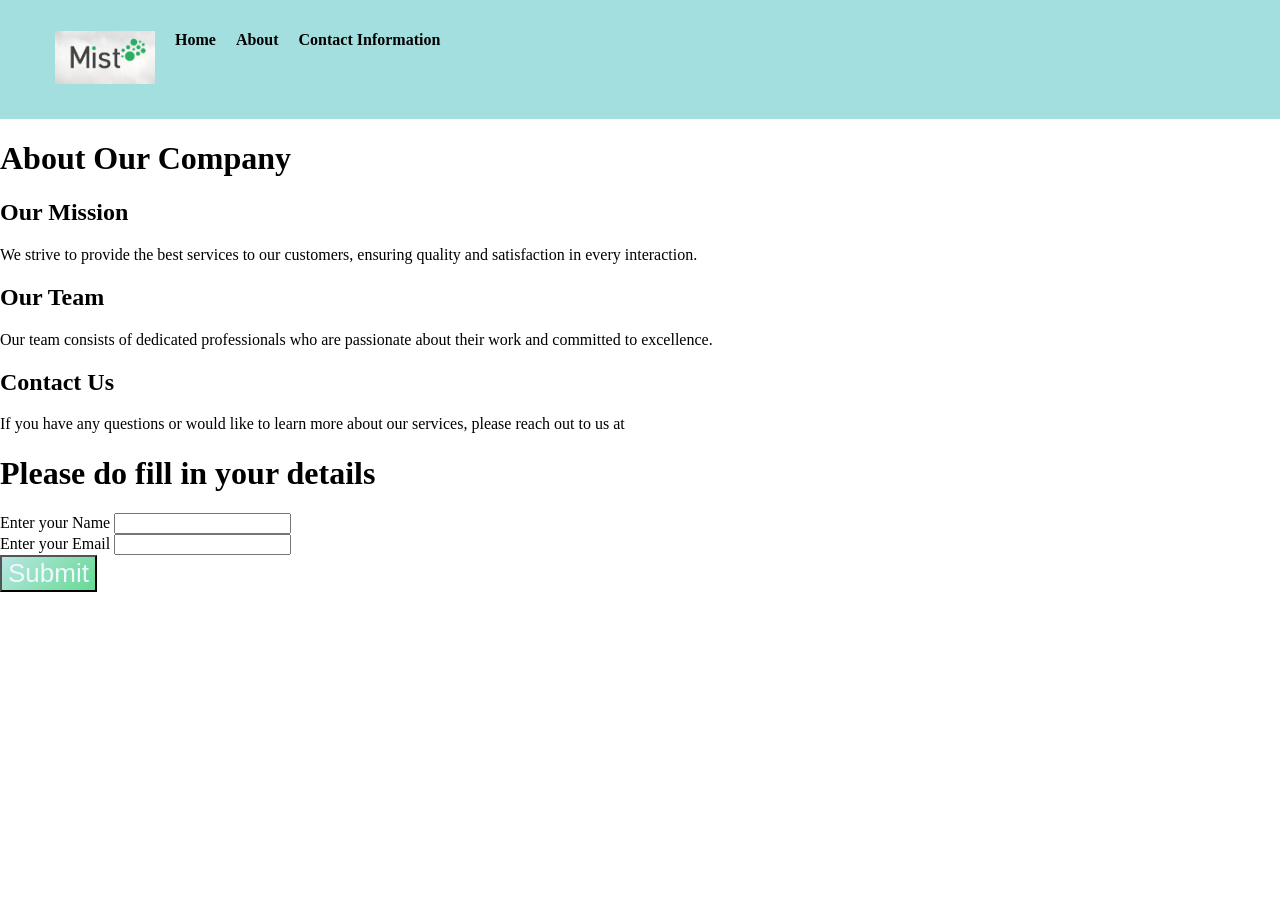
<file: index.html>
<!DOCTYPE html>
<!-- Chraeten experiments-->
<html lang="en">
<head>
    <meta charset="UTF-8">
    <meta name="viewport" content="width=device-width, initial-scale=1.0">
    <title>Document</title>
    <link rel="stylesheet" href="style.css">
</head>
<body>
    
    <nav class="navbar" >
        <ul class="nav-links">
            <li>
                <img src = "images/lorem.png" width="100">
            </li>
            <li>
                <span class="nav-attributes">Home</span>
            </li>
            <li>
                <span class="nav-attributes">About</span>
            </li>
            <li>
                <span class="nav-attributes">Contact Information</span>
            </li>
        </ul>
    </nav>

                <h1>About Our Company</h1>
        
        
            <section>
                <h2>Our Mission</h2>
                <p>We strive to provide the best services to our customers, ensuring quality and satisfaction in every interaction.</p>
            </section>
            <section>
                <h2>Our Team</h2>
                <p>Our team consists of dedicated professionals who are passionate about their work and committed to excellence.</p>
            </section>
            <section>  
                <h2>Contact Us</h2>
                <p>If you have any questions or would like to learn more about our services, please reach out to us at
                
                </section>   

                    <h1>
        Please do fill in your details
    </h1>
    <form action="" method="get" class="contactform">

        <label for="sname"> Enter your Name </label>
        <input type="text" name="sname" id="sname">
    <br>  
        <label for="email"> Enter your Email </label>
        <input type="email" name="email" id="email">
    <br>
        <button class="submit""> 
            Submit
        </button>
    </form>
</body>
</html>
</file>
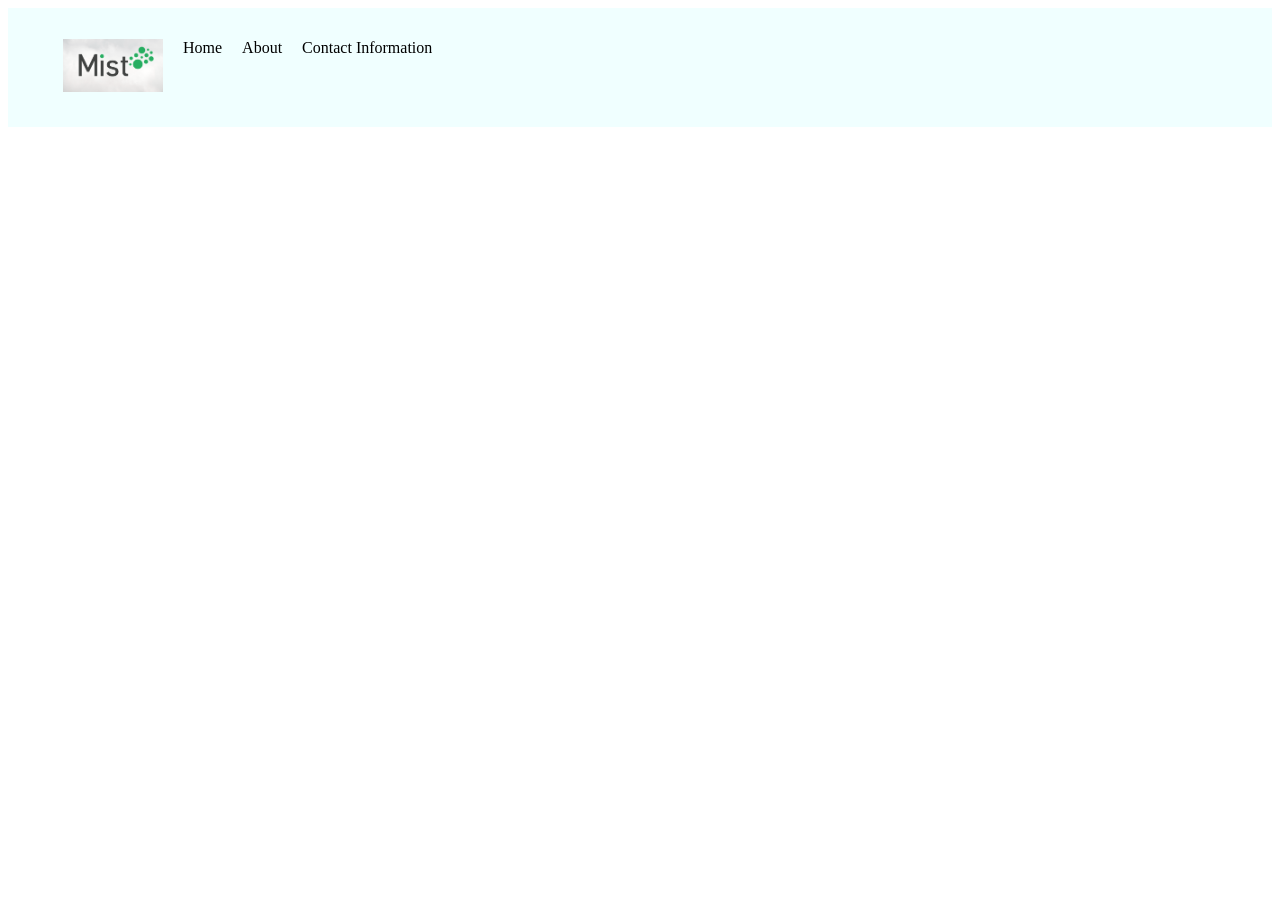
<file: Archive/index.html>
<!DOCTYPE html>
<!-- Chraeten experiments-->
<html lang="en">
<head>
    <meta charset="UTF-8">
    <meta name="viewport" content="width=device-width, initial-scale=1.0">
    <title>Document</title>
    <link rel="stylesheet" href="style.css">
</head>
<body>
    <nav class="navbar">
        <ul class="nav-links">
            <li>
                <img src = "images/lorem.png" width="100">
            </li>
            <li>
                Home
            </li>
            <li>
                About
            </li>
            <li>
                Contact Information
            </li>
        </ul>
    </nav>
</body>
</html>
</file>
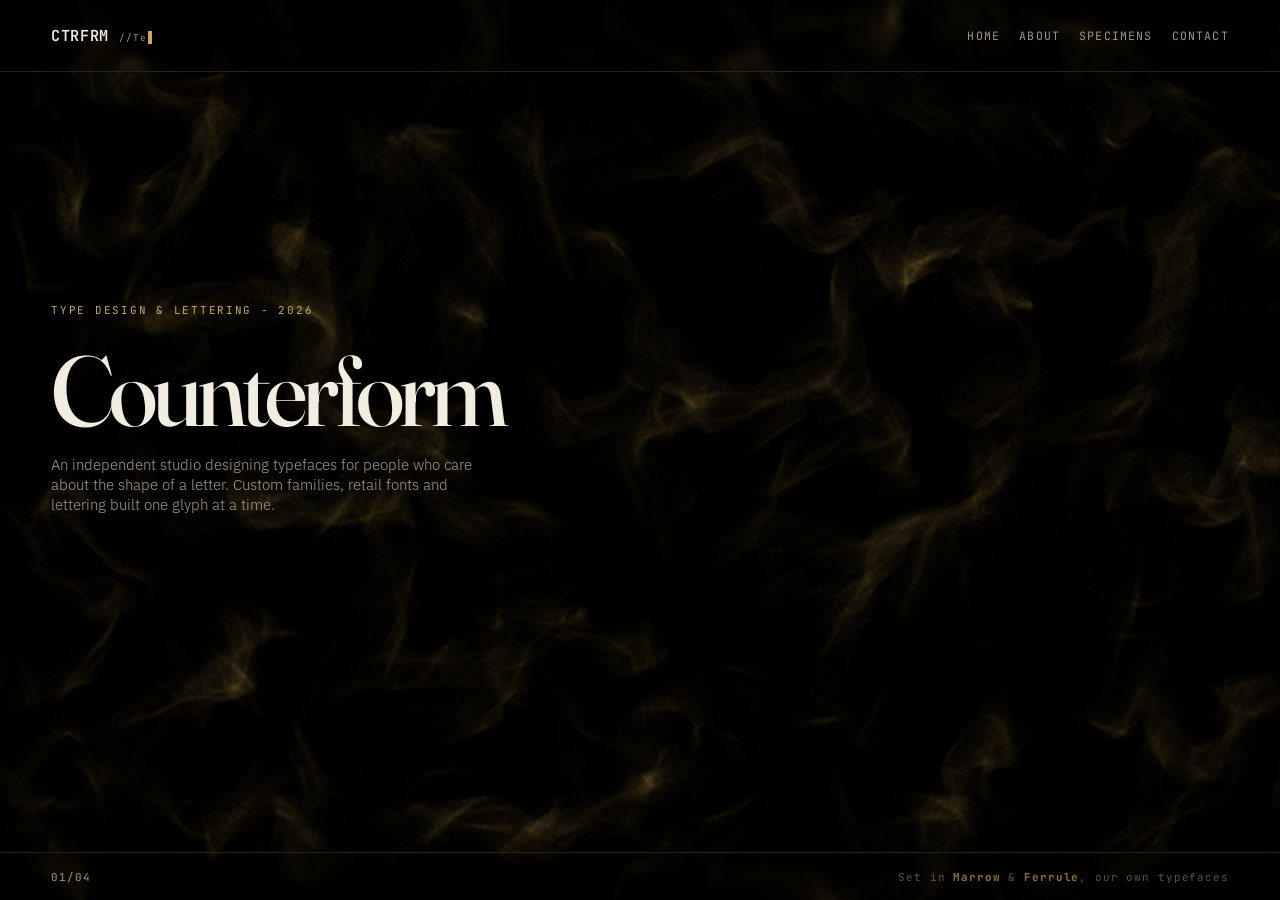
<file: counterform/index.html>
<!DOCTYPE html>
<html lang="en">
    <head>
        <meta charset="UTF-8">
        <meta name="viewport" content="width=device-width, initial-scale=1.0">
        <title>Counterform - Independent Type Studio</title>

        <link rel="stylesheet" href="css/style.css">
          <link rel="stylesheet" href="css/transition.css">

        <link rel="preconnect" href="https://fonts.googleapis.com">
        <link rel="preconnect" href="https://fonts.gstatic.com" crossorigin>
        <link href="https://fonts.googleapis.com/css2?family=Fraunces:ital,opsz,wght,SOFT,WONK@0,9..144,100..900,0..100,0..1;1,9..144,100..900,0..100,0..1&family=IBM+Plex+Sans:ital,wdth,wght@0,75..100,100..700;1,75..100,100..700&family=JetBrains+Mono:ital,wght@0,100..800;1,100..800&display=swap" rel="stylesheet">
    </head>
    <body>
        <div class="page">
            <header class="header">
                <a class="header__wordmark" href="index.html">CTRFRM <span class="header__wordmark-full" id="type-writer">//</span></a>
                <nav class="header__navbar">
                    <a class="header__navbar-link" href="index.html">HOME</a>
                    <a class="header__navbar-link" href="about.html">ABOUT</a>
                    <a class="header__navbar-link" href="specimens.html">SPECIMENS</a>
                    <a class="header__navbar-link" href="contact.html">CONTACT</a>
                </nav>
            </header>

            <main class="page__content">
                <section class="section" id="section-hero">
                    <div class="hero">
                        <p class="eyebrow">TYPE DESIGN &amp; LETTERING - 2026</p>

                        <h1 class="hero__title">Counterform</h1>
                        <p class="hero__tagline">An independent studio designing typefaces for people who care about the shape of a letter. Custom families, retail fonts and lettering built one glyph at a time.</p>
                    </div>
                </section>
            </main>

            <footer class="footer">
                <span class="footer__index">01/04</span>
                <span class="footer__credit">Set in <b>Marrow</b> &amp; <b>Ferrule</b>, our own typefaces</span>
            </footer>
        </div>

        <canvas id="canvas"></canvas>

        <script src="js/main.js"></script>
        <script src="js/background.js"></script>
    </body>
</html>
</file>
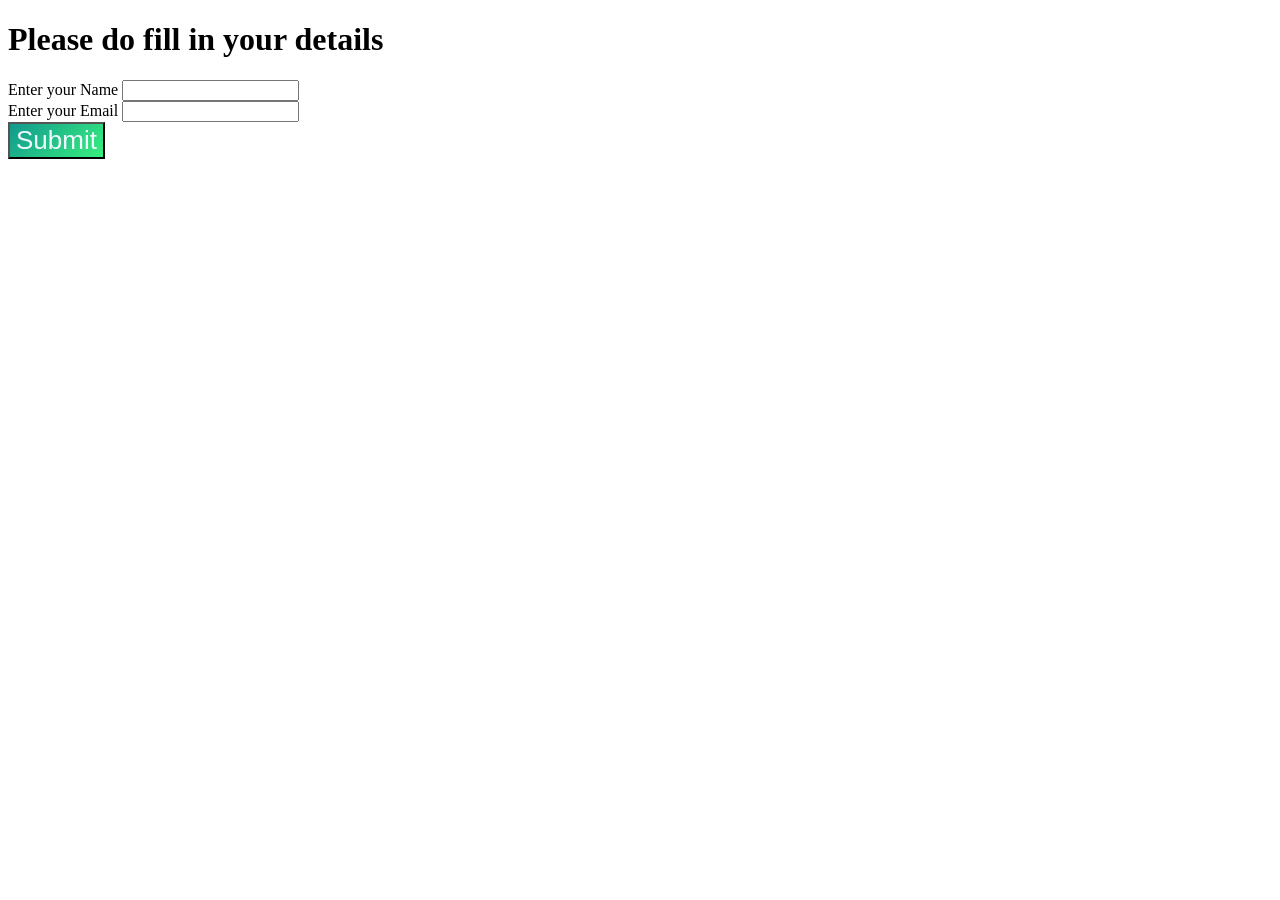
<file: form.html>
<!DOCTYPE html>
<html lang="en">
<head>
    <meta charset="UTF-8">
    <meta name="viewport" content="width=device-width, initial-scale=1.0">
    <title>Document</title>
    <link rel="stylesheet" href="forms.css">
</head>
<body>
    <h1>
        Please do fill in your details
    </h1>
    <form action="" method="get" class="contactform">

        <label for="sname"> Enter your Name </label>
        <input type="text" name="sname" id="sname">
    <br>  
        <label for="email"> Enter your Email </label>
        <input type="email" name="email" id="email">
    <br>
        <button class="submit""> 
            Submit
        </button>
    </form>
</body>
</html>
</file>
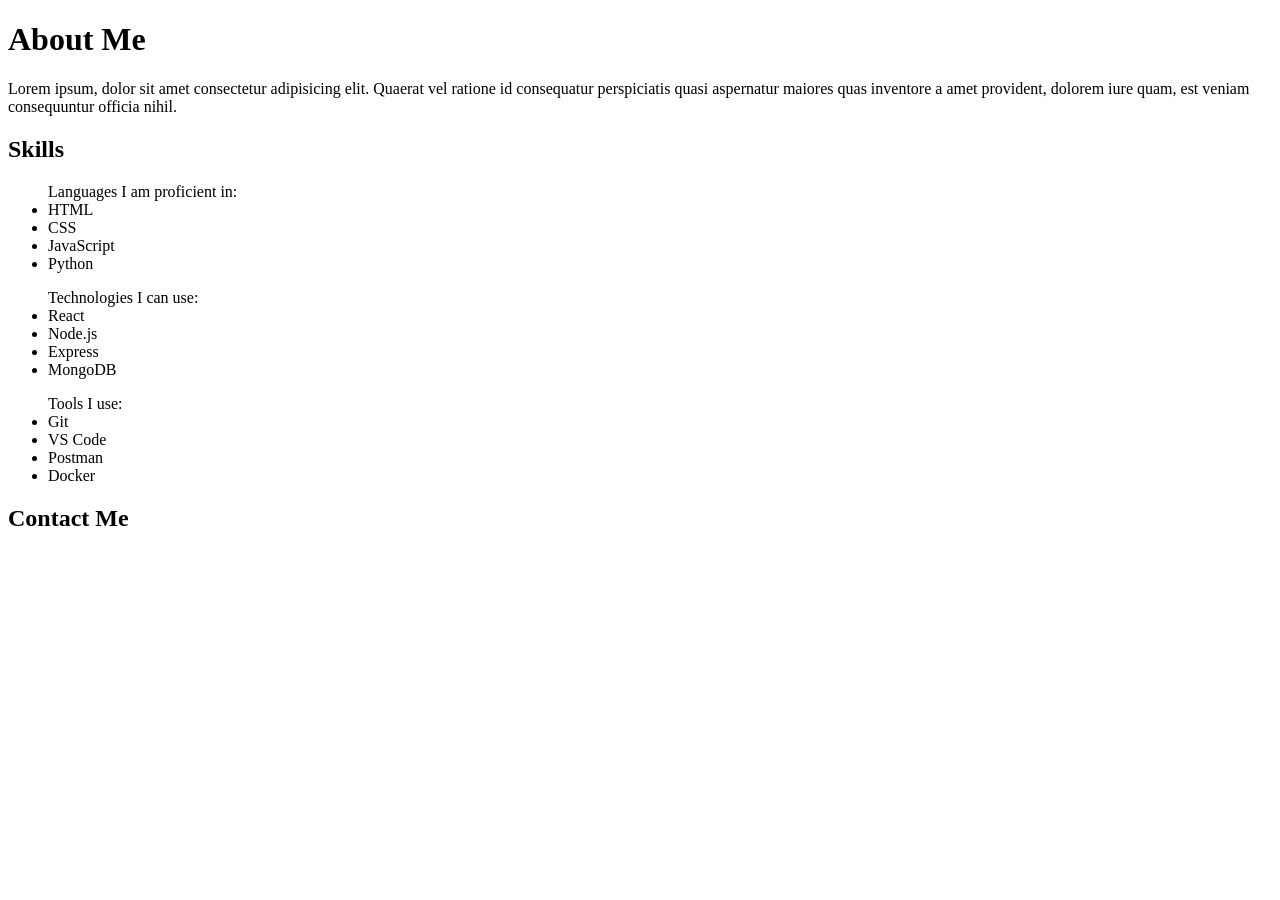
<file: Archive/about.html>
<!DOCTYPE html>
<html lang="en">
    <head>
        <meta charset="UTF-8">
        <meta name="viewport" content="width=device-width, initial-scale=1.0">
        <title>About Us</title>
        <link rel="stylesheet" href="style.css">
    </head>
    <body>
        
            <h1>About Me</h1>
        
        
            <section>
                <p>Lorem ipsum, dolor sit amet consectetur adipisicing elit. Quaerat vel ratione id consequatur perspiciatis quasi aspernatur maiores quas inventore a amet provident, dolorem iure quam, est veniam consequuntur officia nihil.</p>
            </section>
            <section>
                <h2>Skills</h2>
                <ul>Languages I am proficient in:
                    <li>HTML</li>
                    <li>CSS</li>
                    <li>JavaScript</li>
                    <li>Python</li>
                </ul>
                <ul>Technologies I can use:
                    <li>React</li>
                    <li>Node.js</li>
                    <li>Express</li>
                    <li>MongoDB</li>
                </ul>
                <ul>Tools I use:
                    <li>Git</li>
                    <li>VS Code</li>
                    <li>Postman</li>
                    <li>Docker</li>
                </ul>
            </section>
            <section>  
                <h2>Contact Me</h2>
                
                
                </section>    
    </body>
    <footer>
        
    </footer>        
</html>
</file>
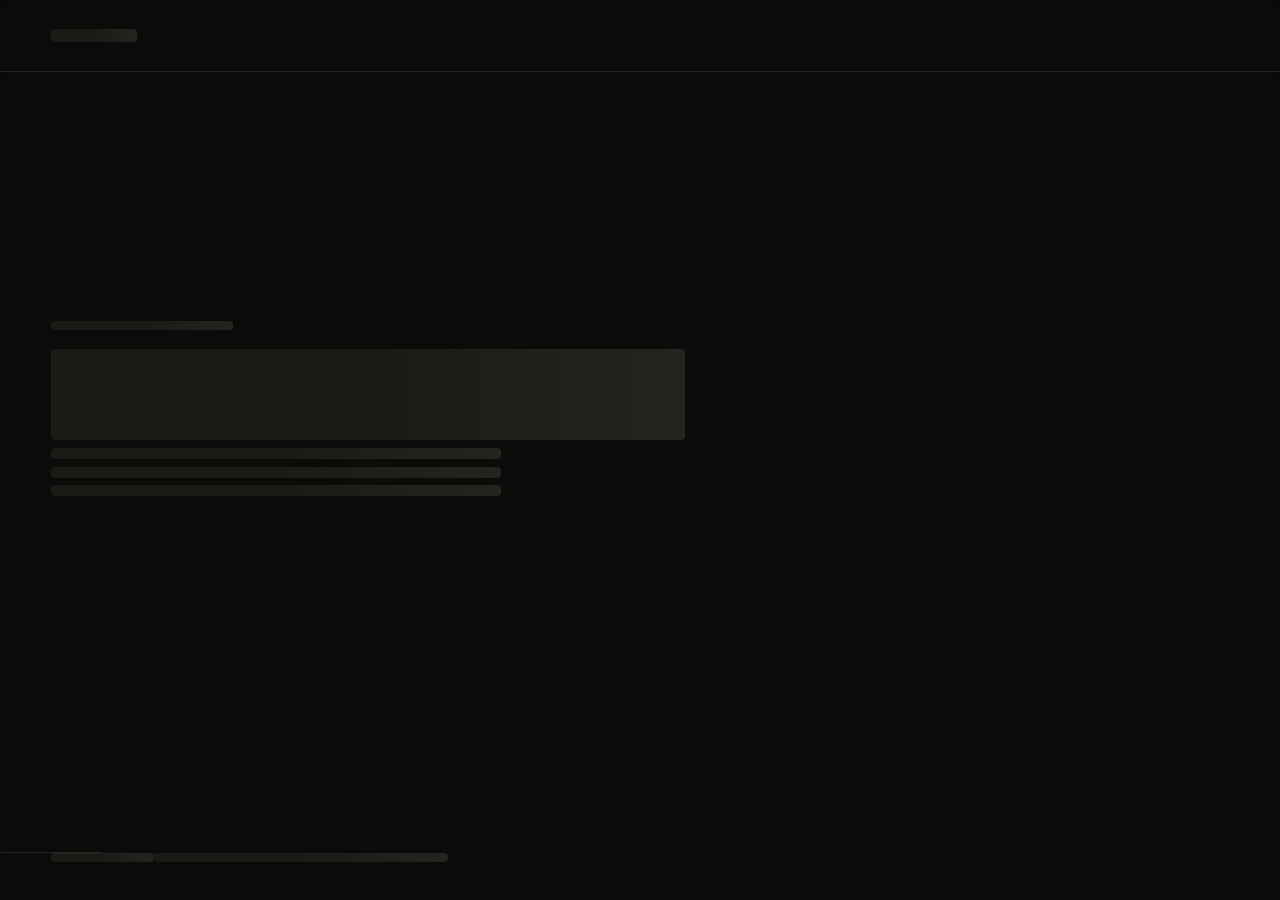
<file: counterform/skeleton.html>
<!DOCTYPE html>
<html lang="en">
    <head>
        <meta charset="UTF-8">
        <meta name="viewport" content="width=device-width, initial-scale=1.0">
        <title>Counterform Loading</title>

        <link rel="stylesheet" href="css/style.css">

        <link rel="preconnect" href="https://fonts.googleapis.com">
        <link rel="preconnect" href="https://fonts.gstatic.com" crossorigin>
        <link href="https://fonts.googleapis.com/css2?family=Fraunces:ital,opsz,wght,SOFT,WONK@0,9..144,100..900,0..100,0..1;1,9..144,100..900,0..100,0..1&family=IBM+Plex+Sans:ital,wdth,wght@0,75..100,100..700;1,75..100,100..700&family=JetBrains+Mono:ital,wght@0,100..800;1,100..800&display=swap" rel="stylesheet">

        <style>

            .skeleton {
                
                display: block;

                background-color: var(--rule-soft);
                background-image: linear-gradient(90deg,
                    var(--rule-soft) 25%,
                    var(--rule) 50%,
                    var(--rule-soft) 75%);
                background-size: 200% 100%;

                border-radius: var(--rad);

                animation: skeleton-shimmer 1.5s infinite linear;
            }

            /* for the shimmer animation */
            @keyframes skeleton-shimmer {
                from { background-position: 200% 0; }
                to   { background-position: -200% 0; }
            }

            .words {
                /* character width */
                width: 9.5ch;
                /* relative to the font size */
                height: 0.9em;
            }

            .navigation {
                height: 0.9em;
            }


            .skeleton--eyebrow {
                width: 26ch;
                height: 0.9em;
            }

            .skeleton--title {
                width: min(6.4em, 100%);
                height: 0.92em; 
            }

            .line {
                width: 100%;
                height: 0.72em;
            }

            .hero {
                display: flex;
                flex-direction: column;
                gap: 0.5em;
            }

            .footer {
                width: 5.9ch;
                height: 0.9em;
            }

            .footer-credit {
                width: 42ch;
                max-width: 45vw;
                height: 0.9em;
            }

            /* reduce animation */
            @media (prefers-reduced-motion: reduce) {
                .skeleton {
                    animation: none;
                }
            }
        </style>
    </head>

    <body>
        <div class="page">
            <header class="header">
                <span class="header__wordmark">
                    <span class="skeleton words"></span>
                </span>

                <nav class="header__navbar">
                    <span class="header__navbar-link"><span class="skeleton navigation"></span></span>
                    <span class="header__navbar-link"><span class="skeleton navigation"></span></span>
                    <span class="header__navbar-link"><span class="skeleton navigation"></span></span>
                    <span class="header__navbar-link"><span class="skeleton navigation"></span></span>
                </nav>
            </header>

            <main class="page__content">
                <section class="section" id="section-hero">
                    <div class="hero">
                        <p class="eyebrow">
                            <span class="skeleton skeleton--eyebrow"></span>
                        </p>

                        <h1 class="hero__title">
                            <span class="skeleton skeleton--title"></span>
                        </h1>

                        <p class="hero__tagline hero">
                            <span class="skeleton line"></span>
                            <span class="skeleton line"></span>
                            <span class="skeleton line"></span>
                        </p>
                    </div>
                </section>
            </main>

            <footer class="footer">
                <span class="footer__index">
                    <span class="skeleton footer"></span>
                </span>

                <span class="footer__credit">
                    <span class="skeleton footer-credit"></span>
                </span>
            </footer>
        </div>

        <canvas id="canvas"></canvas>
    </body>
</html>
</file>
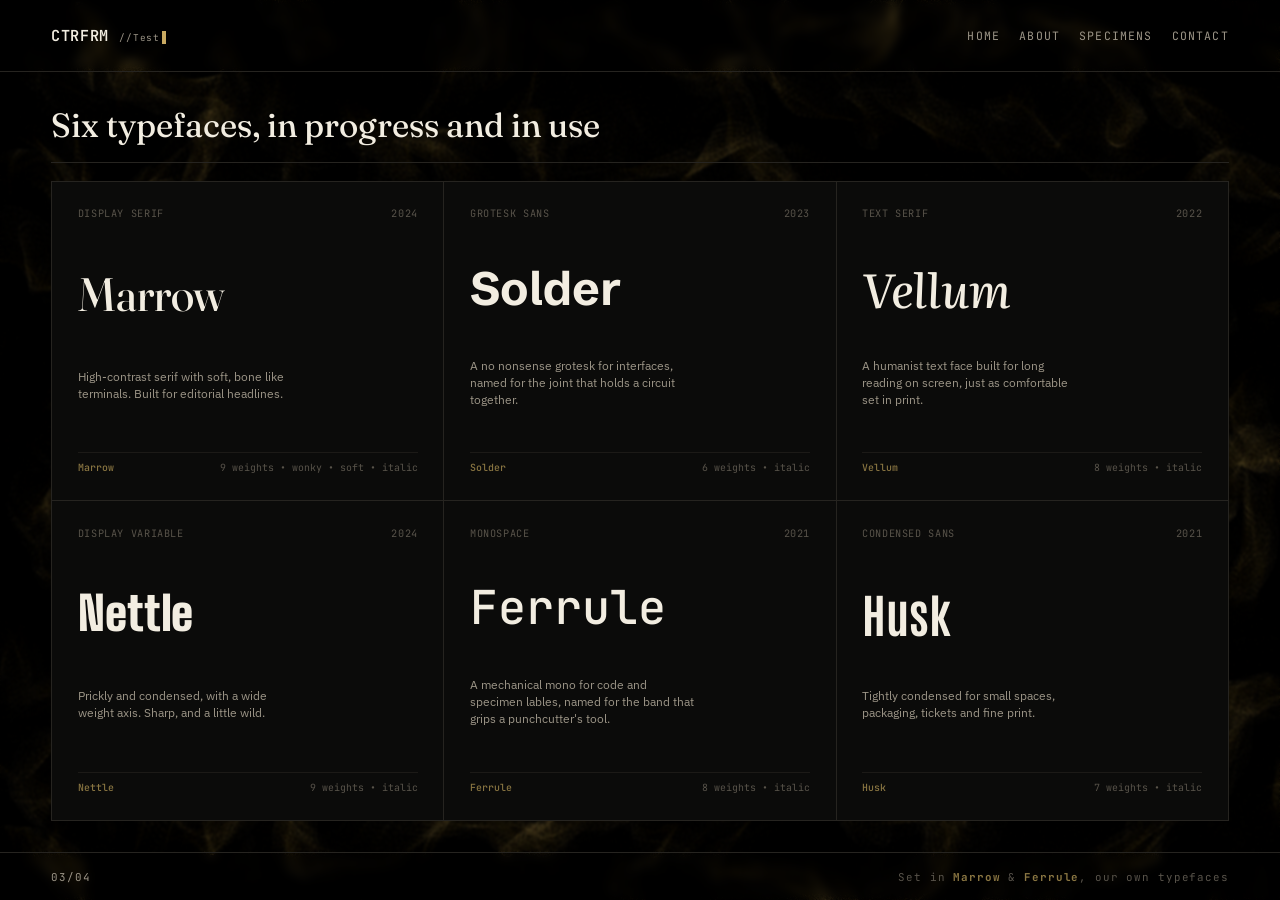
<file: counterform/specimens.html>
<!DOCTYPE html>
<html lang="en">
    <head>
        <meta charset="UTF-8">
        <meta name="viewport" content="width=device-width, initial-scale=1.0">
        <title>Specimens - Counterform</title>

        <link rel="stylesheet" href="css/style.css">
          <link rel="stylesheet" href="css/transition.css">

        <link rel="preconnect" href="https://fonts.googleapis.com">
        <link rel="preconnect" href="https://fonts.gstatic.com" crossorigin>
        <link href="https://fonts.googleapis.com/css2?family=Antonio:wght@100..700&family=Big+Shoulders:opsz,wght@10..72,100..900&family=Fraunces:ital,opsz,wght,SOFT,WONK@0,9..144,100..900,0..100,0..1;1,9..144,100..900,0..100,0..1&family=IBM+Plex+Sans:ital,wdth,wght@0,75..100,100..700;1,75..100,100..700&family=JetBrains+Mono:ital,wght@0,100..800;1,100..800&family=Literata:ital,opsz,wght@0,7..72,200..900;1,7..72,200..900&family=Schibsted+Grotesk:ital,wght@0,400..900;1,400..900&display=swap" rel="stylesheet">
    </head>
    <body>
        <div class="page">
            <header class="header">
                <a class="header__wordmark" href="index.html">CTRFRM <span class="header__wordmark-full" id="type-writer">//</span></a>
                <nav class="header__navbar">
                    <a class="header__navbar-link" href="index.html">HOME</a>
                    <a class="header__navbar-link" href="about.html">ABOUT</a>
                    <a class="header__navbar-link" href="specimens.html">SPECIMENS</a>
                    <a class="header__navbar-link" href="contact.html">CONTACT</a>
                </nav>
            </header>

            <main class="page__content">
                <section class="section" id="section-specimens">
                    <div class="specimens__head">
                        <h1 class="specimens__title">Six typefaces, in progress and in use</h1>
                    </div>

                    <div class="specimens__grid">
                        <article class="specimens__card">
                            <div class="specimens__card-tags">
                                <span class="specimens__card-category">DISPLAY SERIF</span>
                                <span class="specimens__card-year">2024</span>
                            </div>

                            <div class="specimens__card-glyph" style="--font: 'Fraunces'; font-variation-settings: 'wght' 460, 'opsz' 100;">Marrow</div>

                            <p class="specimens__card-desc">High-contrast serif with soft, bone like terminals. Built for editorial headlines.</p>

                            <div class="specimens__card-meta">
                                <b>Marrow</b>
                                <span>9 weights &bullet; wonky &bullet; soft &bullet; italic</span>
                            </div>
                        </article>

                        <article class="specimens__card">
                            <div class="specimens__card-tags">
                                <span class="specimens__card-category">GROTESK SANS</span>
                                <span class="specimens__card-year">2023</span>
                            </div>

                            <div class="specimens__card-glyph" style="--font: 'Schibsted Grotesk'; font-weight: 700;">Solder</div>

                            <p class="specimens__card-desc">A no nonsense grotesk for interfaces, named for the joint that holds a circuit together.</p>

                            <div class="specimens__card-meta">
                                <b>Solder</b>
                                <span>6 weights &bullet; italic</span>
                            </div>
                        </article>

                        <article class="specimens__card">
                            <div class="specimens__card-tags">
                                <span class="specimens__card-category">TEXT SERIF</span>
                                <span class="specimens__card-year">2022</span>
                            </div>

                            <div class="specimens__card-glyph" style="--font: 'Literata'; font-weight: 500; font-style: italic;">Vellum</div>

                            <p class="specimens__card-desc">A humanist text face built for long reading on screen, just as comfortable set in print.</p>

                            <div class="specimens__card-meta">
                                <b>Vellum</b>
                                <span>8 weights &bullet; italic</span>
                            </div>
                        </article>

                        <article class="specimens__card">
                            <div class="specimens__card-tags">
                                <span class="specimens__card-category">DISPLAY VARIABLE</span>
                                <span class="specimens__card-year">2024</span>
                            </div>

                            <div class="specimens__card-glyph" style="--font: 'Big Shoulders'; font-weight: 900;">Nettle</div>

                            <p class="specimens__card-desc">Prickly and condensed, with a wide weight axis. Sharp, and a little wild.</p>

                            <div class="specimens__card-meta">
                                <b>Nettle</b>
                                <span>9 weights &bullet; italic</span>
                            </div>
                        </article>

                        <article class="specimens__card">
                            <div class="specimens__card-tags">
                                <span class="specimens__card-category">MONOSPACE</span>
                                <span class="specimens__card-year">2021</span>
                            </div>

                            <div class="specimens__card-glyph" style="--font: 'JetBrains Mono'; font-weight: 500;">Ferrule</div>

                            <p class="specimens__card-desc">A mechanical mono for code and specimen lables, named for the band that grips a punchcutter's tool.</p>

                            <div class="specimens__card-meta">
                                <b>Ferrule</b>
                                <span>8 weights &bullet; italic</span>
                            </div>
                        </article>

                        <article class="specimens__card">
                            <div class="specimens__card-tags">
                                <span class="specimens__card-category">CONDENSED SANS</span>
                                <span class="specimens__card-year">2021</span>
                            </div>

                            <div class="specimens__card-glyph" style="--font: 'Antonio'; font-weight: 700;">Husk</div>

                            <p class="specimens__card-desc">Tightly condensed for small spaces, packaging, tickets and fine print.</p>

                            <div class="specimens__card-meta">
                                <b>Husk</b>
                                <span>7 weights &bullet; italic</span>
                            </div>
                        </article>
                    </div>
                </section>
            </main>

            <footer class="footer">
                <span class="footer__index">03/04</span>
                <span class="footer__credit">Set in <b>Marrow</b> &amp; <b>Ferrule</b>, our own typefaces</span>
            </footer>
        </div>

        <canvas id="canvas"></canvas>

        <script src="js/main.js"></script>
        <script src="js/background.js"></script>
    </body>
</html>
</file>
<file: style.css>
.navbar{
    color: black;
    font-family: Cambria, Cochin, Georgia, Times, 'Times New Roman', serif;
    justify-content: space-between;
    align-items: center;
    padding: 15px;
    background-color: rgb(164, 223, 223);
    
}

.nav-links{
    display: flex;
    gap: 20px;
    list-style: none;
}

.submit{
    font-family: Arial, Helvetica, sans-serif;
    color: aliceblue;
    background-color: rgb(111, 111, 192);
    border: 1 darkslategrey;
    font-size: 26px;
    text-align: center;
    background-image: linear-gradient(135deg, #b7e6e2, #66da93 );


}

.nav-attributes{
    color: black;
    font-weight: bold;

}

body{
    margin: 0;
}
</file>
<file: Archive/style.css>
.navbar{
    color: black;
    font-family: Cambria, Cochin, Georgia, Times, 'Times New Roman', serif;
    justify-content: space-between;
    align-items: center;
    padding: 15px;
    background-color: azure;
}

.nav-links{
    display: flex;
    gap: 20px;
    list-style: none;
}
</file>
<file: counterform/css/style.css>
@import url("reset.css");
@import url("reuse.css");

#canvas {
    position: fixed;

    top: 0;
    left: 0;

    width: 100%;
    height: 100%;

    z-index: -1;

    background-color: transparent;
}

#section-hero {
    display: flex;

    height: 100%;
}

.hero {
    display: flex;
    flex-direction: column;
    justify-content: center;
    gap: clamp(0.6rem, 2vh, 1.1rem);

    width: 100%;
}

.hero__title {
    font-family: var(--font-display);
    font-weight: 480;
    font-variation-settings: "wght" 480, "opsz" 144;
    font-size: clamp(2.75rem, 11vh, 8.5rem);
    letter-spacing: -0.05em;
    line-height: 0.92;
}

.hero__tagline {
    margin-bottom: 10%;

    max-width: 50ch;

    font-family: var(--font-body);
    font-weight: 320;
    font-size: 0.95rem;

    color: var(--ink-dim);
}

#section-about {
    display: grid;
    align-items: center;
    grid-template-columns: minmax(180px, 26%) 1px 1fr;
    gap: clamp(1.5rem, 4vw, 3.5rem);

    height: 100%;
}

.about__profile {
    /* background-color: red; */
}

.about__avatar {
    /* background-color: blue; */

    display: flex;
    align-items: center;
    justify-content: center;

    width: clamp(72px, 9vw, 128px);
    aspect-ratio: 1;

    border: 1px solid var(--rule);

    font-family: var(--font-display);
    font-size: clamp(1.6rem, 3vw, 2.4rem);

    color: var(--brass);
}

.about__identity {
    margin-top: 1rem;

    font-family: var(--font-mono);
    font-size: 0.78rem;
    letter-spacing: 0.06em;

    color: var(--ink-dim);
}

.about__identity-name {
    display: block;

    margin-bottom: 0.15rem;

    font-weight: 500;
    font-size: 1rem;

    color: var(--ink);
}

.about__identity-role {
    margin-bottom: 0.15rem;
}

.about__identity-location {

}

.about__identity-location svg {
    color: var(--brass);

    width: 1.8em;
    height: 1.8em;
}

.about__content {
    display: flex;
    flex-direction: column;
    gap: 1.4rem;
}

.about__bio {
    max-width: 80%;

    font-family: var(--font-display);
    font-weight: 340;
    font-size: clamp(1.15rem, 2.6vw, 1.7rem);
    line-height: 1.35;
}

.about__bio em {
    color: var(--brass);
}

.about__skills {
    display: flex;
    flex-wrap: wrap;
    gap: 0.5rem;
}

.about__skill {
    padding: 0.35rem 0.6rem;

    font-family: var(--font-mono);
    font-size: 0.68rem;
    letter-spacing: 0.05em;

    border: 1px solid var(--rule);

    color: var(--ink-dim);
}

.about__timeline {
    display: flex;
    flex-direction: column;
    gap: 0.45rem;
}

.about__timeline-item {
    display: flex;
    gap: 1rem;

    padding: 0.35rem 0;

    border-top: 1px solid var(--rule-soft);

    font-size: 0.82rem;
}

.about__timeline-item:first-child {
    border: none;
}

.about__timeline-year {
    font-family: var(--font-mono);

    color: var(--brass-dim);
}

.about__timeline-event {
    font-family: var(--font-body);

    color: var(--ink-dim);
}

#section-specimens {
    display: flex;
    flex-direction: column;

    height: 100%;
}

.specimens__head {
    margin-bottom: clamp(0.8rem, 2vh, 1.2rem);
    padding-bottom: clamp(0.7rem, 1.8vh, 1rem);

    border-bottom: 1px solid var(--rule);
}

.specimens__title {
    font-family: var(--font-display);
    font-weight: 440;
    font-size: clamp(1.5rem, 3vw, 2.1rem);
}

.specimens__grid {
    flex: 1;

    display: grid;
    grid-template-columns: repeat(3, 1fr);
    /* grid-template-rows: repeat(2, 1fr); */

    gap: 1px;

    border: 1px solid var(--rule);

    background-color: var(--rule);
}

.specimens__card {
    padding: clamp(0.9rem, 2vw, 1.6rem);

    display: flex;
    flex-direction: column;
    justify-content: space-between;

    background-color: var(--bg);

    transition: background-color 300ms ease;
}

.specimens__card:hover {
    background-color: var(--bg-alt);
}

.specimens__card-tags {
    display: flex;
    justify-content: space-between;

    font-family: var(--font-mono);
    font-size: 0.64rem;
    letter-spacing: 0.06em;

    color: var(--ink-faint);
}

.specimens__card-glyph {
    font-family: var(--font);
    font-size: clamp(1.4rem, min(4.4vw, 5.2vh), 3.4rem);
    line-height: 1;
}

.specimens__card-desc {
    max-width: 32ch;

    font-family: var(--font-body);
    font-size: 0.76rem;
    line-height: 1.4;

    color: var(--ink-dim);
}

.specimens__card-meta {
    padding-top: 0.5rem;

    display: flex;
    justify-content: space-between;
    flex-wrap: wrap;

    border-top: 1px solid var(--rule-soft);

    font-family: var(--font-mono);
    font-size: 0.62rem;

    color: var(--ink-faint);
}

.specimens__card-meta b {
    font-weight: 500;

    color: var(--brass-dim);
}

#section-contact {
    display: grid;
    grid-template-columns: minmax(220px, 34%) 1px 1fr;
    align-items: center;
    gap: clamp(1.5rem, 4vw, 3.5rem);

    height: 100%;
}

.contact__info {
    display: flex;
    flex-direction: column;
    gap: 2rem;
}

.contact__title {
    font-family: var(--font-display);
    font-weight: 440;
    font-size: 3rem;
}

.contact__lead {
    max-width: 32ch;

    font-family: var(--font-body);
    font-size: 0.9rem;
    line-height: 1.5;

    color: var(--ink-dim);
}

.contact__links {
    display: flex;
    gap: 1rem;
}

.contact__link {
    color: var(--brass);

    transition: color 200ms ease, translate 200ms ease;
}

.contact__link svg {
    width: 24px;
    height: 24px;

    vertical-align: middle;
}

.contact__link:hover {
    color: var(--ink);

    translate: 0 -2px;
}

.contact__form {

}

.contact__form-grid {
    display: grid;
    grid-template-columns: 1fr 1fr;
    gap: 1rem 1.5rem;
}

.contact__field {
    display: flex;
    flex-direction: column;
    gap: 0.4rem;
}

.contact__field--full {
    grid-column: 1 / -1;
}

.contact__field-label {
    font-family: var(--font-mono);
    font-size: 0.64rem;
    letter-spacing: 0.08em;

    color: var(--ink-dim);
}

.contact__field-input {
    padding: 0.6rem 0.7rem;

    border: 1px solid var(--rule);
    border-radius: var(--rad);

    font-family: var(--font-body);
    font-size: 0.86rem;

    color: var(--ink);

    background-color: var(--bg-alt);
}

.contact__field-input--textarea {
    height: 4.4rem;

    resize: none;
}

.contact__field-input:focus {
    border-color: var(--brass);
}

.contact__form-submit {

}

.contact__submit {
    padding: 0.7rem 1.4rem;

    border: none;

    font-family: var(--font-mono);
    font-size: 0.74rem;
    letter-spacing: 0.08em;

    color: var(--bg);

    background-color: var(--brass);

    cursor: pointer;

    transition: background-color 200ms ease, translate 200ms ease;
}

.contact__submit:hover {
    background-color: var(--ink);

    translate: 2px 0;
}
</file>
<file: counterform/css/transition.css>
body {
    opacity: 0;
    transition: opacity 0.4s ease;
}

body.fade-in {
    opacity: 1;
}

body.fade-out {
    opacity: 0;
}
</file>
<file: forms.css>
.submit{
    font-family: Arial, Helvetica, sans-serif;
    color: aliceblue;
    background-color: aquamarine;
    border: 1 darkslategrey;
    font-size: 26px;
    text-align: center;
    background-image: linear-gradient(135deg, #11998e, #38ef7d );


}
</file>
